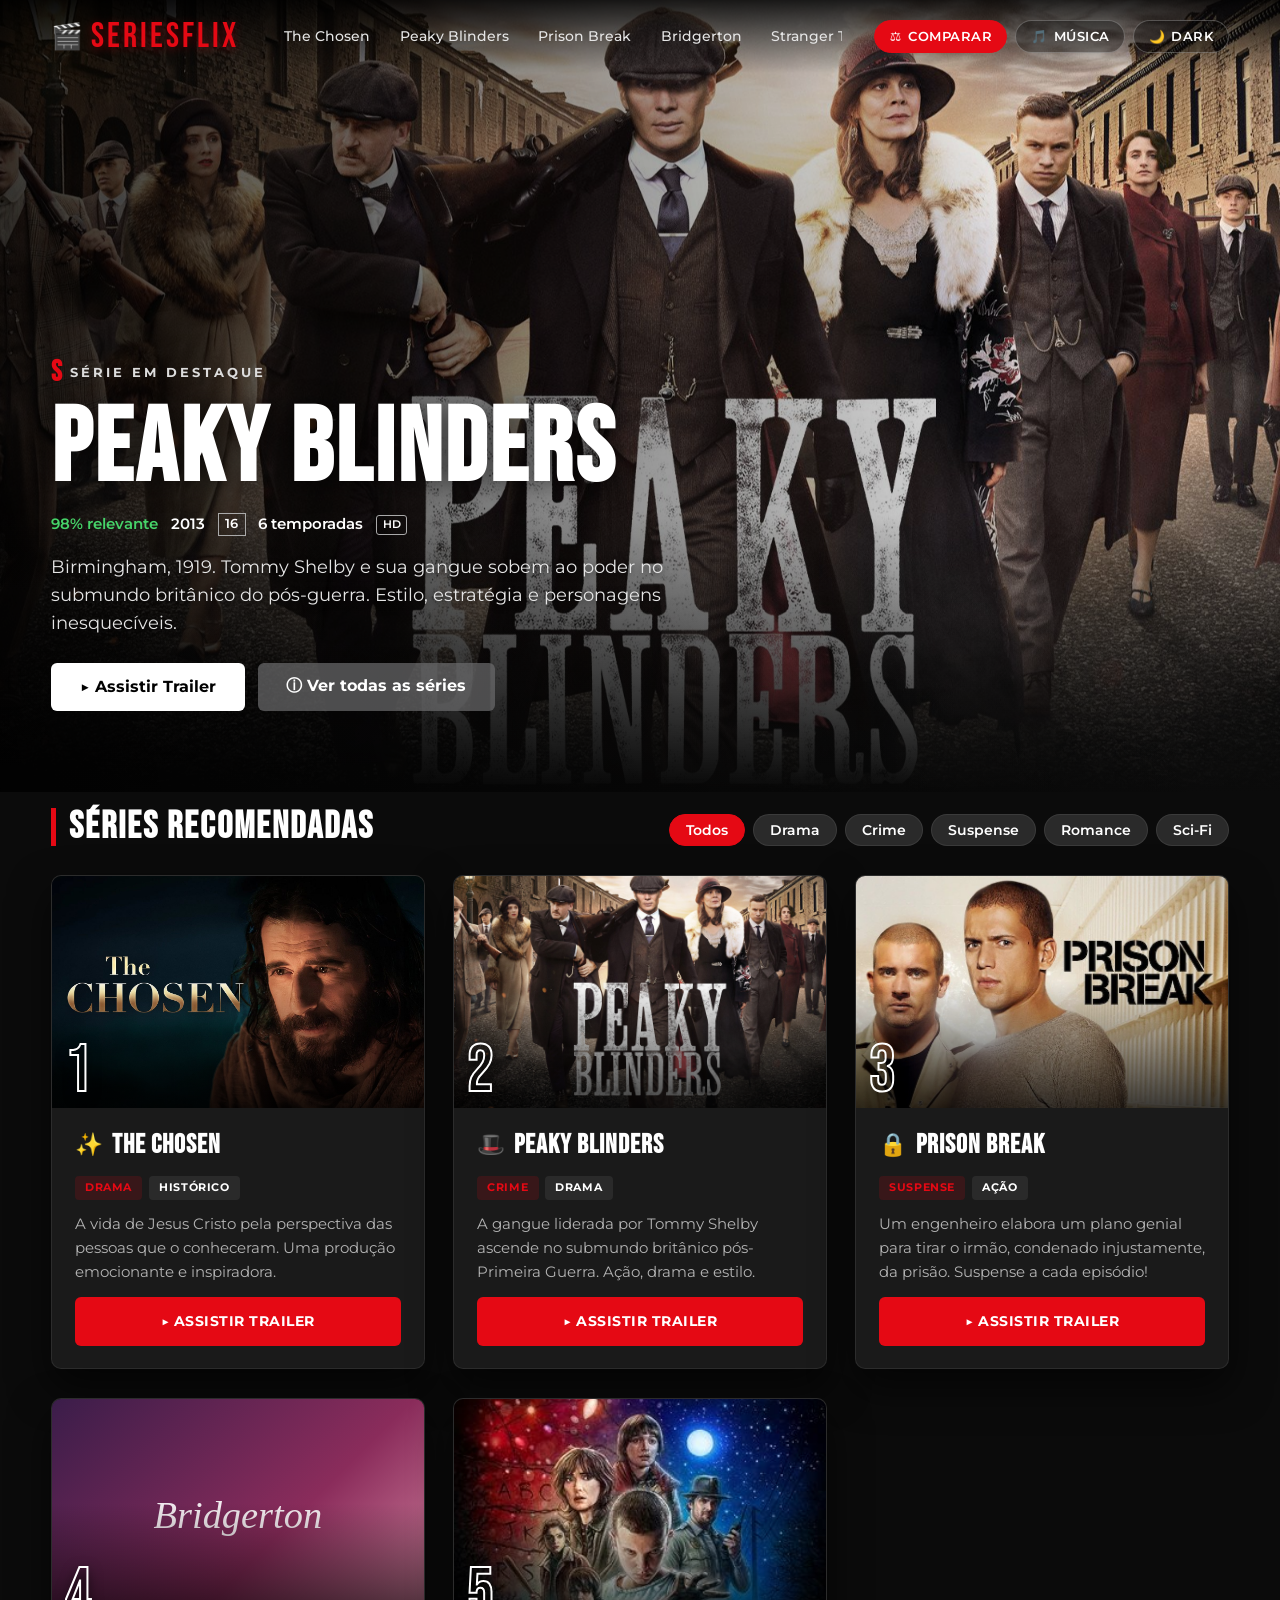
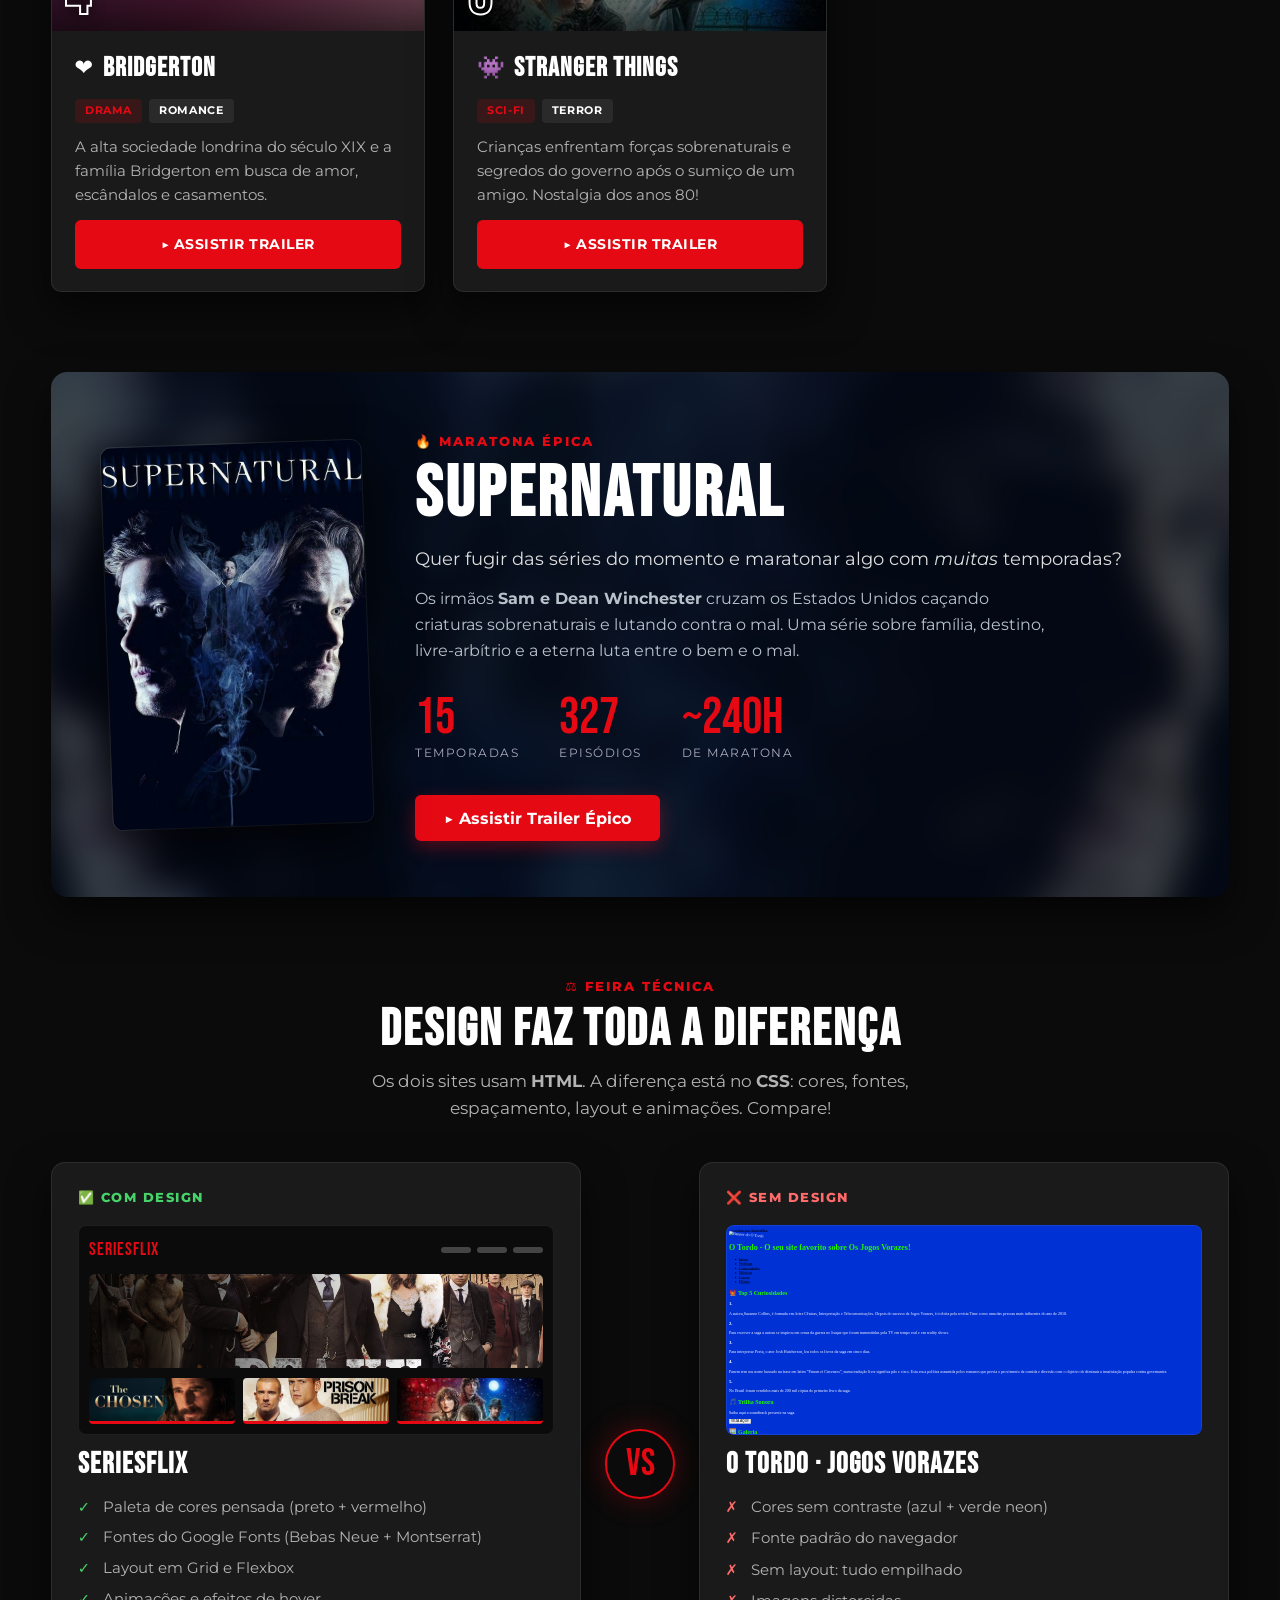
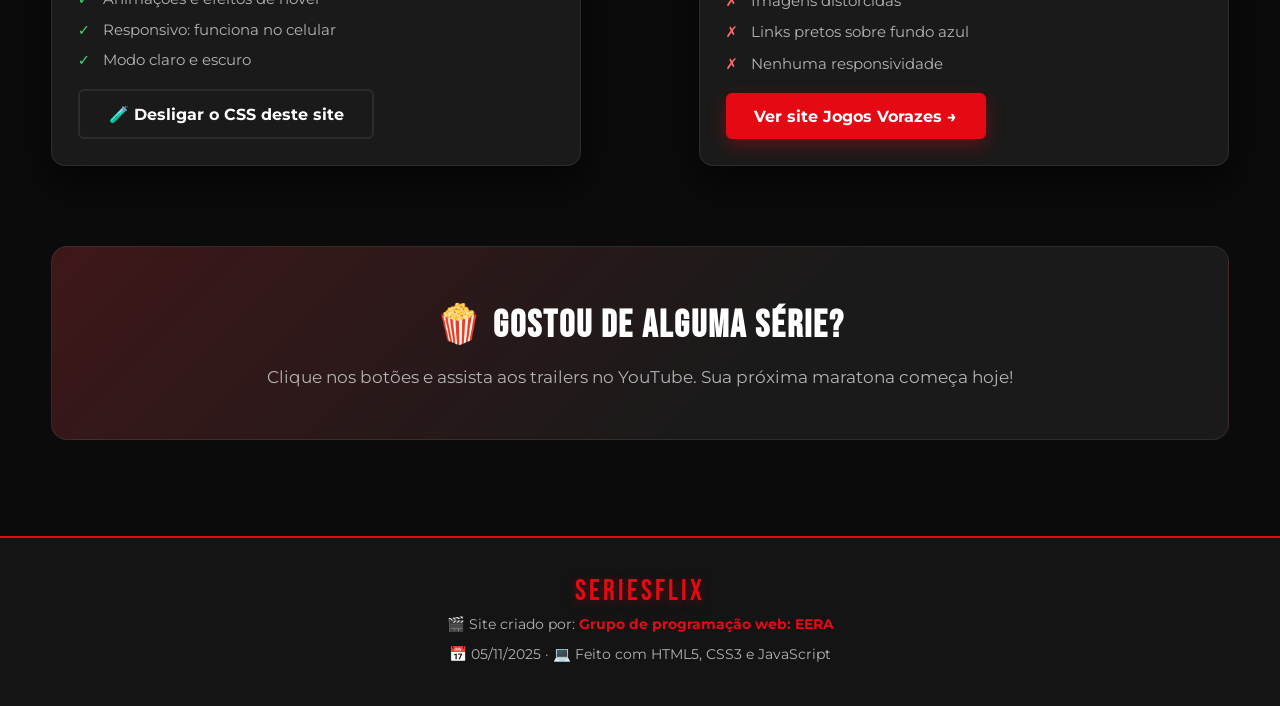
<file: index.html>
<!DOCTYPE html>
<html lang="pt-BR">
<head>
  <meta charset="UTF-8">
  <meta name="viewport" content="width=device-width, initial-scale=1.0">
  <meta name="description" content="Recomendações incríveis de séries para você maratonar!">
  <title>SeriesFlix - Recomendações de Séries</title>
  <link rel="preconnect" href="https://fonts.googleapis.com">
  <link rel="preconnect" href="https://fonts.gstatic.com" crossorigin>
  <link href="https://fonts.googleapis.com/css2?family=Bebas+Neue&family=Montserrat:wght@400;500;600;700;800&display=swap" rel="stylesheet">
  <link rel="stylesheet" href="styles.css" id="main-css">
</head>
<body>

  <audio id="background-music" loop preload="none">
    <source src="https://cdn.pixabay.com/audio/2022/05/27/audio_1808fbf07a.mp3" type="audio/mpeg">
  </audio>

  <!-- ===== BARRA SUPERIOR ===== -->
  <header class="topbar" id="topbar">
    <a href="#inicio" class="logo" aria-label="SeriesFlix - início">
      <span class="logo-icon">🎬</span>
      <span class="logo-text">SeriesFlix</span>
    </a>

    <nav class="navbar" aria-label="Séries">
      <ul class="nav-list">
        <li><a href="#the-chosen">The Chosen</a></li>
        <li><a href="#peaky-blinders">Peaky Blinders</a></li>
        <li><a href="#prison-break">Prison Break</a></li>
        <li><a href="#bridgerton">Bridgerton</a></li>
        <li><a href="#stranger-things">Stranger Things</a></li>
        <li><a href="#supernatural">Supernatural</a></li>
      </ul>
    </nav>

    <div class="topbar-actions">
      <a href="#comparar" class="icon-btn compare-btn" title="Comparar com site sem design"><span class="icon">⚖️</span><span class="label">Comparar</span></a>
      <button id="music-toggle" class="icon-btn" aria-label="Tocar música" title="Música">
        <span class="icon">🎵</span><span class="label" id="music-status">Música</span>
      </button>
      <button id="theme-toggle" class="icon-btn" aria-label="Alternar tema" title="Tema">
        <span class="icon" id="theme-icon">🌙</span><span class="label" id="theme-status">Dark</span>
      </button>
    </div>
  </header>

  <!-- ===== DESTAQUE PRINCIPAL ===== -->
  <section class="hero" id="inicio">
    <img class="hero-bg" src="img/peaky-blinders.jpg" alt="">
    <div class="hero-shade"></div>
    <div class="hero-content">
      <span class="hero-badge"><b>S</b> SÉRIE EM DESTAQUE</span>
      <h1 class="hero-title">Peaky Blinders</h1>
      <div class="hero-meta">
        <span class="match">98% relevante</span>
        <span>2013</span>
        <span class="age">16</span>
        <span>6 temporadas</span>
        <span class="hd">HD</span>
      </div>
      <p class="hero-text">Birmingham, 1919. Tommy Shelby e sua gangue sobem ao poder no submundo britânico do pós-guerra. Estilo, estratégia e personagens inesquecíveis.</p>
      <div class="hero-buttons">
        <a href="https://www.youtube.com/watch?v=svmIUWMVo2Y" target="_blank" rel="noopener noreferrer" class="btn btn-play">▶ Assistir Trailer</a>
        <a href="#series" class="btn btn-info">ⓘ Ver todas as séries</a>
      </div>
    </div>
  </section>

  <main class="main-content">

    <!-- ===== LISTA DE SÉRIES ===== -->
    <section class="series-section" id="series">
      <div class="section-head">
        <h2 class="section-title">Séries Recomendadas</h2>
        <div class="filters" role="group" aria-label="Filtrar por gênero">
          <button class="chip active" data-filter="todos">Todos</button>
          <button class="chip" data-filter="Drama">Drama</button>
          <button class="chip" data-filter="Crime">Crime</button>
          <button class="chip" data-filter="Suspense">Suspense</button>
          <button class="chip" data-filter="Romance">Romance</button>
          <button class="chip" data-filter="Sci-Fi">Sci-Fi</button>
        </div>
      </div>

      <div class="series-grid">

        <article class="series-card" id="the-chosen" data-genres="Drama Histórico">
          <div class="card-image">
            <img src="img/the-chosen.jpg" alt="The Chosen - Série dramática" loading="lazy">
            <span class="rank">1</span>
          </div>
          <div class="card-body">
            <div class="card-header">
              <span class="card-icon">✨</span>
              <h3>The Chosen</h3>
            </div>
            <div class="card-tags">
              <span class="tag">Drama</span>
              <span class="tag">Histórico</span>
            </div>
            <p class="card-description">A vida de Jesus Cristo pela perspectiva das pessoas que o conheceram. Uma produção emocionante e inspiradora.</p>
            <a href="https://www.youtube.com/watch?v=2Y9Wc_waDNs" target="_blank" rel="noopener noreferrer" class="watch-btn">▶ Assistir Trailer</a>
          </div>
        </article>

        <article class="series-card" id="peaky-blinders" data-genres="Crime Drama">
          <div class="card-image">
            <img src="img/peaky-blinders.jpg" alt="Peaky Blinders - Crime e drama" loading="lazy">
            <span class="rank">2</span>
          </div>
          <div class="card-body">
            <div class="card-header">
              <span class="card-icon">🎩</span>
              <h3>Peaky Blinders</h3>
            </div>
            <div class="card-tags">
              <span class="tag">Crime</span>
              <span class="tag">Drama</span>
            </div>
            <p class="card-description">A gangue liderada por Tommy Shelby ascende no submundo britânico pós-Primeira Guerra. Ação, drama e estilo.</p>
            <a href="https://www.youtube.com/watch?v=svmIUWMVo2Y" target="_blank" rel="noopener noreferrer" class="watch-btn">▶ Assistir Trailer</a>
          </div>
        </article>

        <article class="series-card" id="prison-break" data-genres="Suspense Ação">
          <div class="card-image">
            <img src="img/prison-break.jpg" alt="Prison Break - Suspense e ação" loading="lazy">
            <span class="rank">3</span>
          </div>
          <div class="card-body">
            <div class="card-header">
              <span class="card-icon">🔒</span>
              <h3>Prison Break</h3>
            </div>
            <div class="card-tags">
              <span class="tag">Suspense</span>
              <span class="tag">Ação</span>
            </div>
            <p class="card-description">Um engenheiro elabora um plano genial para tirar o irmão, condenado injustamente, da prisão. Suspense a cada episódio!</p>
            <a href="https://www.youtube.com/watch?v=AL9zLctDJaU" target="_blank" rel="noopener noreferrer" class="watch-btn">▶ Assistir Trailer</a>
          </div>
        </article>

        <article class="series-card" id="bridgerton" data-genres="Drama Romance">
          <div class="card-image card-image--fallback">
            <img src="https://deliriumnerd.com/wp-content/uploads/2022/03/bridgerton-season-2-poster-1170x585.jpeg" alt="Bridgerton - Romance e drama" loading="lazy" onerror="this.remove()">
            <span class="fallback-title">Bridgerton</span>
            <span class="rank">4</span>
          </div>
          <div class="card-body">
            <div class="card-header">
              <span class="card-icon">❤️</span>
              <h3>Bridgerton</h3>
            </div>
            <div class="card-tags">
              <span class="tag">Drama</span>
              <span class="tag">Romance</span>
            </div>
            <p class="card-description">A alta sociedade londrina do século XIX e a família Bridgerton em busca de amor, escândalos e casamentos.</p>
            <a href="https://www.youtube.com/watch?v=f_HrYWVrwrY" target="_blank" rel="noopener noreferrer" class="watch-btn">▶ Assistir Trailer</a>
          </div>
        </article>

        <article class="series-card" id="stranger-things" data-genres="Sci-Fi Terror">
          <div class="card-image">
            <img src="img/stranger-things.jpg" alt="Stranger Things - Ficção científica" loading="lazy" class="img-top">
            <span class="rank">5</span>
          </div>
          <div class="card-body">
            <div class="card-header">
              <span class="card-icon">👾</span>
              <h3>Stranger Things</h3>
            </div>
            <div class="card-tags">
              <span class="tag">Sci-Fi</span>
              <span class="tag">Terror</span>
            </div>
            <p class="card-description">Crianças enfrentam forças sobrenaturais e segredos do governo após o sumiço de um amigo. Nostalgia dos anos 80!</p>
            <a href="https://www.youtube.com/watch?v=b9EkMc79ZSU" target="_blank" rel="noopener noreferrer" class="watch-btn">▶ Assistir Trailer</a>
          </div>
        </article>

      </div>
      <p class="empty-msg" id="empty-msg" hidden>Nenhuma série nesse gênero... ainda! 🍿</p>
    </section>

    <!-- ===== MARATONA: SUPERNATURAL ===== -->
    <section class="featured-section" id="supernatural">
      <img src="img/supernatural.jpg" alt="" class="featured-bg-img">
      <div class="featured-inner">
        <img src="img/supernatural.jpg" alt="Pôster de Supernatural" class="featured-poster" loading="lazy">
        <div class="featured-content">
          <span class="eyebrow">🔥 Maratona épica</span>
          <h2 class="featured-title">Supernatural</h2>
          <p class="featured-description">Quer fugir das séries do momento e maratonar algo com <em>muitas</em> temporadas?</p>
          <p class="featured-text">
            Os irmãos <strong>Sam e Dean Winchester</strong> cruzam os Estados Unidos caçando criaturas sobrenaturais e lutando contra o mal. Uma série sobre família, destino, livre-arbítrio e a eterna luta entre o bem e o mal.
          </p>
          <div class="featured-stats">
            <div class="stat"><span class="stat-number">15</span><span class="stat-label">Temporadas</span></div>
            <div class="stat"><span class="stat-number">327</span><span class="stat-label">Episódios</span></div>
            <div class="stat"><span class="stat-number">~240h</span><span class="stat-label">De maratona</span></div>
          </div>
          <a href="https://www.youtube.com/watch?v=31A0DqX6jHI" target="_blank" rel="noopener noreferrer" class="btn btn-red">▶ Assistir Trailer Épico</a>
        </div>
      </div>
    </section>

    <!-- ===== COMPARAÇÃO: COM CSS x SEM CSS ===== -->
    <section class="compare-section" id="comparar">
      <div class="compare-head">
        <span class="eyebrow">⚖️ Feira técnica</span>
        <h2 class="section-title">Design faz toda a diferença</h2>
        <p class="compare-intro">Os dois sites usam <strong>HTML</strong>. A diferença está no <strong>CSS</strong>: cores, fontes, espaçamento, layout e animações. Compare!</p>
      </div>

      <div class="compare-grid">
        <div class="compare-card good">
          <div class="compare-label">✅ Com design</div>
          <div class="compare-preview good-preview" aria-hidden="true">
            <div class="mini-bar"><span>SERIESFLIX</span><i></i><i></i><i></i></div>
            <div class="mini-hero"></div>
            <div class="mini-cards"><i></i><i></i><i></i></div>
          </div>
          <h3>SeriesFlix</h3>
          <ul class="compare-list">
            <li>Paleta de cores pensada (preto + vermelho)</li>
            <li>Fontes do Google Fonts (Bebas Neue + Montserrat)</li>
            <li>Layout em Grid e Flexbox</li>
            <li>Animações e efeitos de hover</li>
            <li>Responsivo: funciona no celular</li>
            <li>Modo claro e escuro</li>
          </ul>
          <button class="btn btn-ghost" id="css-off-btn" type="button">🧪 Desligar o CSS deste site</button>
        </div>

        <div class="compare-vs">VS</div>

        <div class="compare-card bad">
          <div class="compare-label">❌ Sem design</div>
          <div class="compare-preview bad-preview">
            <iframe src="jogos-vorazes.html" title="Prévia do site Jogos Vorazes" tabindex="-1" loading="lazy"></iframe>
          </div>
          <h3>O Tordo · Jogos Vorazes</h3>
          <ul class="compare-list">
            <li>Cores sem contraste (azul + verde neon)</li>
            <li>Fonte padrão do navegador</li>
            <li>Sem layout: tudo empilhado</li>
            <li>Imagens distorcidas</li>
            <li>Links pretos sobre fundo azul</li>
            <li>Nenhuma responsividade</li>
          </ul>
          <a href="jogos-vorazes.html" class="btn btn-red">Ver site Jogos Vorazes →</a>
        </div>
      </div>
    </section>

    <section class="cta-section">
      <h2>🍿 Gostou de alguma série?</h2>
      <p>Clique nos botões e assista aos trailers no YouTube. Sua próxima maratona começa hoje!</p>
    </section>

  </main>

  <footer class="footer">
    <div class="footer-content">
      <span class="logo-text small">SeriesFlix</span>
      <p>🎬 Site criado por: <strong>Grupo de programação web: EERA</strong></p>
      <p>📅 05/11/2025 · 💻 Feito com HTML5, CSS3 e JavaScript</p>
    </div>
  </footer>

  <!-- Botão que aparece quando o CSS está desligado (estilo inline de propósito) -->
  <button id="css-on-btn" type="button" hidden
    style="position:fixed;bottom:20px;right:20px;z-index:9999;padding:14px 22px;background:#E50914;color:#fff;border:0;border-radius:6px;font:700 16px Arial,sans-serif;cursor:pointer;box-shadow:0 6px 20px rgba(0,0,0,.4)">
    ✨ Ligar o CSS de novo
  </button>

  <script>
    // ----- Barra superior fica sólida ao rolar -----
    const topbar = document.getElementById('topbar');
    const onScroll = () => topbar.classList.toggle('scrolled', window.scrollY > 40);
    window.addEventListener('scroll', onScroll);
    onScroll();

    // ----- Música -----
    const music = document.getElementById('background-music');
    const musicBtn = document.getElementById('music-toggle');
    const musicStatus = document.getElementById('music-status');
    music.volume = 0.3;
    musicBtn.addEventListener('click', () => {
      if (music.paused) {
        music.play().catch(() => { musicStatus.textContent = 'Indisponível'; });
        musicStatus.textContent = 'Pausar';
        musicBtn.classList.add('on');
      } else {
        music.pause();
        musicStatus.textContent = 'Música';
        musicBtn.classList.remove('on');
      }
    });

    // ----- Tema claro / escuro -----
    const themeIcon = document.getElementById('theme-icon');
    const themeStatus = document.getElementById('theme-status');
    function applyTheme(theme) {
      const light = theme === 'light';
      document.body.classList.toggle('light-mode', light);
      themeIcon.textContent = light ? '☀️' : '🌙';
      themeStatus.textContent = light ? 'Light' : 'Dark';
    }
    let savedTheme = 'dark';
    try { savedTheme = localStorage.getItem('theme') || 'dark'; } catch (e) {}
    applyTheme(savedTheme);
    document.getElementById('theme-toggle').addEventListener('click', () => {
      const next = document.body.classList.contains('light-mode') ? 'dark' : 'light';
      applyTheme(next);
      try { localStorage.setItem('theme', next); } catch (e) {}
    });

    // ----- Filtro por gênero -----
    const chips = document.querySelectorAll('.chip');
    const cards = document.querySelectorAll('.series-card');
    const emptyMsg = document.getElementById('empty-msg');
    chips.forEach(chip => chip.addEventListener('click', () => {
      chips.forEach(c => c.classList.remove('active'));
      chip.classList.add('active');
      const f = chip.dataset.filter;
      let visible = 0;
      cards.forEach(card => {
        const show = f === 'todos' || card.dataset.genres.split(' ').includes(f);
        card.hidden = !show;
        if (show) visible++;
      });
      emptyMsg.hidden = visible > 0;
    }));

    // ----- Experimento: desligar / ligar o CSS -----
    const css = document.getElementById('main-css');
    const cssOff = document.getElementById('css-off-btn');
    const cssOn = document.getElementById('css-on-btn');
    cssOff.addEventListener('click', () => {
      css.disabled = true;
      cssOn.hidden = false;
      window.scrollTo(0, 0);
    });
    cssOn.addEventListener('click', () => {
      css.disabled = false;
      cssOn.hidden = true;
      document.getElementById('comparar').scrollIntoView();
    });
  </script>

</body>
</html>
</file>
<file: styles.css>
/* =========================================================
   SeriesFlix — estilos
   1. Variáveis e reset
   2. Barra superior
   3. Destaque (hero)
   4. Séries (filtros + cards)
   5. Supernatural
   6. Comparação com/sem CSS
   7. CTA + rodapé
   8. Responsivo
   ========================================================= */

/* ---------- 1. Variáveis e reset ---------- */
:root {
  --red: #E50914;
  --red-hover: #f6121d;
  --bg: #0b0b0b;
  --bg-2: #141414;
  --card: #1a1a1a;
  --card-2: #232323;
  --line: rgba(255, 255, 255, 0.08);
  --text: #ffffff;
  --muted: #b3b3b3;
  --chip: #2a2a2a;
  --shadow: 0 18px 40px rgba(0, 0, 0, 0.6);
  --radius: 10px;
  --font-title: 'Bebas Neue', 'Arial Black', sans-serif;
  --font-body: 'Montserrat', system-ui, -apple-system, 'Segoe UI', Roboto, Arial, sans-serif;
}

body.light-mode {
  --bg: #f4f4f4;
  --bg-2: #ffffff;
  --card: #ffffff;
  --card-2: #f0f0f0;
  --line: rgba(0, 0, 0, 0.08);
  --text: #141414;
  --muted: #555555;
  --chip: #e6e6e6;
  --shadow: 0 12px 30px rgba(0, 0, 0, 0.12);
}

* { margin: 0; padding: 0; box-sizing: border-box; }

html { scroll-behavior: smooth; scroll-padding-top: 90px; }

body {
  font-family: var(--font-body);
  line-height: 1.6;
  color: var(--text);
  background: var(--bg);
  overflow-x: hidden;
  transition: background 0.3s ease, color 0.3s ease;
}

img { display: block; max-width: 100%; }
a { color: inherit; }
[hidden] { display: none !important; }

::selection { background: var(--red); color: #fff; }

/* ---------- Botões genéricos ---------- */
.btn {
  display: inline-flex;
  align-items: center;
  justify-content: center;
  gap: 0.5rem;
  padding: 0.85rem 1.8rem;
  border-radius: 6px;
  border: 0;
  font: 700 1rem var(--font-body);
  text-decoration: none;
  cursor: pointer;
  transition: transform 0.2s ease, background 0.2s ease, box-shadow 0.2s ease;
}
.btn:hover { transform: translateY(-2px); }

.btn-play { background: #fff; color: #000; }
.btn-play:hover { background: rgba(255, 255, 255, 0.82); }

.btn-info { background: rgba(109, 109, 110, 0.7); color: #fff; backdrop-filter: blur(4px); }
.btn-info:hover { background: rgba(109, 109, 110, 0.5); }

.btn-red { background: var(--red); color: #fff; box-shadow: 0 6px 18px rgba(229, 9, 20, 0.35); }
.btn-red:hover { background: var(--red-hover); box-shadow: 0 10px 26px rgba(229, 9, 20, 0.5); }

.btn-ghost { background: transparent; color: var(--text); border: 2px solid var(--line); }
.btn-ghost:hover { border-color: var(--red); color: var(--red); }

.eyebrow {
  display: inline-block;
  font-size: 0.8rem;
  font-weight: 800;
  letter-spacing: 2px;
  text-transform: uppercase;
  color: var(--red);
  margin-bottom: 0.4rem;
}

/* ---------- 2. Barra superior ---------- */
.topbar {
  position: fixed;
  inset: 0 0 auto 0;
  z-index: 100;
  display: flex;
  align-items: center;
  gap: 2rem;
  padding: 1rem 4%;
  background: linear-gradient(180deg, rgba(0, 0, 0, 0.85) 0%, transparent 100%);
  transition: background 0.35s ease, box-shadow 0.35s ease, padding 0.35s ease;
}
.topbar.scrolled {
  background: rgba(11, 11, 11, 0.96);
  box-shadow: 0 2px 20px rgba(0, 0, 0, 0.6);
  padding-block: 0.6rem;
}
body.light-mode .topbar.scrolled { background: rgba(255, 255, 255, 0.96); }

.logo { display: flex; align-items: center; gap: 0.5rem; text-decoration: none; flex-shrink: 0; }
.logo-icon { font-size: 1.6rem; }
.logo-text {
  font-family: var(--font-title);
  font-size: 2.2rem;
  letter-spacing: 3px;
  color: var(--red);
  line-height: 1;
  text-shadow: 0 2px 10px rgba(229, 9, 20, 0.35);
}
.logo-text.small { font-size: 1.8rem; }

.navbar { flex: 1; min-width: 0; }
.nav-list {
  list-style: none;
  display: flex;
  gap: 0.25rem;
  overflow-x: auto;
  scrollbar-width: none;
}
.nav-list::-webkit-scrollbar { display: none; }
.nav-list a {
  display: block;
  white-space: nowrap;
  padding: 0.45rem 0.8rem;
  border-radius: 4px;
  font-size: 0.88rem;
  font-weight: 500;
  color: #e5e5e5;
  text-decoration: none;
  transition: color 0.2s ease, background 0.2s ease;
}
.nav-list a:hover { color: #fff; background: rgba(255, 255, 255, 0.1); }

body.light-mode .topbar.scrolled .nav-list a { color: #333; }
body.light-mode .topbar.scrolled .nav-list a:hover { background: rgba(0, 0, 0, 0.06); }

.topbar-actions { display: flex; gap: 0.5rem; flex-shrink: 0; }
.icon-btn {
  display: flex;
  align-items: center;
  gap: 0.4rem;
  padding: 0.5rem 0.9rem;
  border-radius: 999px;
  border: 1px solid rgba(255, 255, 255, 0.25);
  background: rgba(0, 0, 0, 0.35);
  color: #fff;
  font: 600 0.8rem var(--font-body);
  text-transform: uppercase;
  letter-spacing: 0.5px;
  cursor: pointer;
  transition: background 0.2s ease, border-color 0.2s ease;
}
.icon-btn { text-decoration: none; }
.compare-btn { background: var(--red); border-color: var(--red); }
.icon-btn:hover, .icon-btn.on { background: var(--red); border-color: var(--red); }
body.light-mode .topbar.scrolled .icon-btn { color: #141414; border-color: rgba(0, 0, 0, 0.2); background: transparent; }
body.light-mode .topbar.scrolled .icon-btn:hover,
body.light-mode .topbar.scrolled .icon-btn.on { background: var(--red); color: #fff; border-color: var(--red); }

/* ---------- 3. Destaque (hero) ---------- */
.hero {
  position: relative;
  min-height: 88vh;
  display: flex;
  align-items: flex-end;
  padding: 0 4% 9vh;
  overflow: hidden;
  color: #fff;
}
.hero-bg {
  position: absolute;
  inset: 0;
  width: 100%;
  height: 100%;
  object-fit: cover;
  object-position: center 30%;
  animation: slowZoom 20s ease-out forwards;
}
.hero-shade {
  position: absolute;
  inset: 0;
  background:
    linear-gradient(77deg, rgba(0, 0, 0, 0.85) 0%, rgba(0, 0, 0, 0.35) 55%, transparent 85%),
    linear-gradient(0deg, var(--bg) 0%, transparent 35%);
}
.hero-content { position: relative; max-width: 620px; animation: fadeUp 0.9s ease both; }

.hero-badge {
  display: inline-flex;
  align-items: center;
  gap: 0.5rem;
  font-size: 0.8rem;
  font-weight: 700;
  letter-spacing: 3px;
  color: #ddd;
}
.hero-badge b {
  font-family: var(--font-title);
  font-size: 1.8rem;
  color: var(--red);
  letter-spacing: 0;
}
.hero-title {
  font-family: var(--font-title);
  font-size: clamp(3.2rem, 9vw, 6.5rem);
  line-height: 0.95;
  letter-spacing: 3px;
  text-transform: uppercase;
  text-shadow: 0 4px 24px rgba(0, 0, 0, 0.6);
  margin: 0.3rem 0 0.8rem;
}
.hero-meta {
  display: flex;
  flex-wrap: wrap;
  align-items: center;
  gap: 0.8rem;
  font-size: 0.95rem;
  font-weight: 600;
  margin-bottom: 1rem;
}
.hero-meta .match { color: #46d369; }
.hero-meta .age { border: 1px solid #aaa; padding: 0 0.4rem; font-size: 0.8rem; }
.hero-meta .hd { border: 1px solid #aaa; border-radius: 3px; padding: 0 0.35rem; font-size: 0.7rem; }
.hero-text { font-size: 1.1rem; color: #e5e5e5; margin-bottom: 1.6rem; text-shadow: 0 2px 6px rgba(0, 0, 0, 0.6); }
.hero-buttons { display: flex; flex-wrap: wrap; gap: 0.8rem; }

@keyframes slowZoom { from { transform: scale(1.12); } to { transform: scale(1); } }
@keyframes fadeUp { from { opacity: 0; transform: translateY(30px); } to { opacity: 1; transform: none; } }

/* ---------- 4. Séries ---------- */
.main-content { max-width: 1280px; margin: 0 auto; padding: 1rem 4% 2rem; }

.series-section { margin-bottom: 5rem; }

.section-head {
  display: flex;
  flex-wrap: wrap;
  align-items: flex-end;
  justify-content: space-between;
  gap: 1rem;
  margin-bottom: 1.8rem;
}
.section-title {
  font-family: var(--font-title);
  font-size: 2.4rem;
  letter-spacing: 2px;
  text-transform: uppercase;
  line-height: 1;
  padding-left: 0.8rem;
  border-left: 5px solid var(--red);
}

.filters { display: flex; flex-wrap: wrap; gap: 0.5rem; }
.chip {
  padding: 0.45rem 1rem;
  border-radius: 999px;
  border: 1px solid var(--line);
  background: var(--chip);
  color: var(--text);
  font: 600 0.85rem var(--font-body);
  cursor: pointer;
  transition: background 0.2s ease, transform 0.2s ease;
}
.chip:hover { transform: translateY(-1px); border-color: var(--red); }
.chip.active { background: var(--red); border-color: var(--red); color: #fff; }

.series-grid {
  display: grid;
  grid-template-columns: repeat(auto-fill, minmax(280px, 1fr));
  gap: 1.8rem;
}

.series-card {
  display: flex;
  flex-direction: column;
  background: var(--card);
  border: 1px solid var(--line);
  border-radius: var(--radius);
  overflow: hidden;
  box-shadow: var(--shadow);
  transition: transform 0.35s cubic-bezier(.2, .8, .2, 1), box-shadow 0.35s ease, border-color 0.35s ease;
  animation: fadeUp 0.6s ease both;
}
.series-card:nth-child(2) { animation-delay: 0.08s; }
.series-card:nth-child(3) { animation-delay: 0.16s; }
.series-card:nth-child(4) { animation-delay: 0.24s; }
.series-card:nth-child(5) { animation-delay: 0.32s; }

.series-card:hover {
  transform: translateY(-8px);
  border-color: var(--red);
  box-shadow: 0 24px 50px rgba(0, 0, 0, 0.55), 0 0 0 1px var(--red), 0 0 30px rgba(229, 9, 20, 0.25);
}

.card-image {
  position: relative;
  aspect-ratio: 16 / 10;
  overflow: hidden;
  background: #2f2f2f;
}
.card-image img { width: 100%; height: 100%; object-fit: cover; transition: transform 0.6s ease; }
.card-image img.img-top { object-position: center 20%; }
.card-image::after {
  content: '';
  position: absolute;
  inset: 0;
  background: linear-gradient(0deg, rgba(0, 0, 0, 0.75) 0%, transparent 55%);
}
.series-card:hover .card-image img { transform: scale(1.08); }

.card-image--fallback { background: linear-gradient(135deg, #3b1d4a, #8a2c5b 60%, #d98aa5); }
.fallback-title {
  position: absolute;
  inset: 0;
  display: grid;
  place-items: center;
  font-family: Georgia, serif;
  font-style: italic;
  font-size: 2.4rem;
  color: rgba(255, 255, 255, 0.9);
}
.card-image img + .fallback-title { display: none; }

.rank {
  position: absolute;
  left: 0.8rem;
  bottom: 0.2rem;
  z-index: 1;
  font-family: var(--font-title);
  font-size: 4.2rem;
  line-height: 1;
  color: transparent;
  -webkit-text-stroke: 2px #fff;
  text-shadow: 0 4px 14px rgba(0, 0, 0, 0.6);
}

.card-body { display: flex; flex-direction: column; gap: 0.8rem; padding: 1.2rem 1.4rem 1.4rem; flex: 1; }
.card-header { display: flex; align-items: center; gap: 0.6rem; }
.card-icon { font-size: 1.4rem; }
.card-header h3 { font-family: var(--font-title); font-size: 1.7rem; letter-spacing: 1px; line-height: 1; }

.card-tags { display: flex; flex-wrap: wrap; gap: 0.4rem; }
.tag {
  padding: 0.2rem 0.65rem;
  border-radius: 4px;
  background: var(--chip);
  font-size: 0.7rem;
  font-weight: 700;
  letter-spacing: 0.6px;
  text-transform: uppercase;
}
.tag:first-child { background: rgba(229, 9, 20, 0.15); color: var(--red); }

.card-description { color: var(--muted); font-size: 0.93rem; flex: 1; }

.watch-btn {
  display: block;
  text-align: center;
  padding: 0.8rem;
  border-radius: 6px;
  background: var(--red);
  color: #fff;
  font-weight: 700;
  font-size: 0.9rem;
  letter-spacing: 0.5px;
  text-transform: uppercase;
  text-decoration: none;
  transition: background 0.2s ease, box-shadow 0.2s ease;
}
.watch-btn:hover { background: var(--red-hover); box-shadow: 0 6px 18px rgba(229, 9, 20, 0.45); }

.empty-msg { text-align: center; color: var(--muted); padding: 3rem 0; font-size: 1.1rem; }

/* ---------- 5. Supernatural ---------- */
.featured-section {
  position: relative;
  overflow: hidden;
  border-radius: 16px;
  margin-bottom: 5rem;
  background: #050a12;
  color: #fff;
  box-shadow: var(--shadow);
  isolation: isolate;
}
.featured-bg-img {
  position: absolute;
  inset: 0;
  width: 100%;
  height: 100%;
  object-fit: cover;
  opacity: 0.25;
  filter: blur(14px) saturate(1.2);
  transform: scale(1.2);
  z-index: -1;
}
.featured-inner {
  display: grid;
  grid-template-columns: 260px 1fr;
  gap: 3rem;
  align-items: center;
  padding: 3.5rem;
}
.featured-poster {
  width: 100%;
  border-radius: 10px;
  box-shadow: 0 20px 50px rgba(0, 0, 0, 0.7), 0 0 0 1px rgba(255, 255, 255, 0.1);
  transform: rotate(-2deg);
  transition: transform 0.4s ease;
}
.featured-section:hover .featured-poster { transform: rotate(0) scale(1.03); }

.featured-title {
  font-family: var(--font-title);
  font-size: clamp(2.8rem, 6vw, 4.5rem);
  line-height: 1;
  letter-spacing: 3px;
  text-transform: uppercase;
  margin-bottom: 0.8rem;
}
.featured-description { font-size: 1.15rem; color: #ddd; margin-bottom: 0.8rem; }
.featured-text { color: #b8c2cc; margin-bottom: 1.8rem; max-width: 640px; }

.featured-stats { display: flex; flex-wrap: wrap; gap: 2.5rem; margin-bottom: 2rem; }
.stat { display: flex; flex-direction: column; }
.stat-number { font-family: var(--font-title); font-size: 3.2rem; line-height: 1; color: var(--red); }
.stat-label { font-size: 0.78rem; text-transform: uppercase; letter-spacing: 1.5px; color: #aab; }

/* ---------- 6. Comparação ---------- */
.compare-section { margin-bottom: 5rem; }
.compare-head { text-align: center; margin-bottom: 2.5rem; }
.compare-head .eyebrow { display: block; }
.compare-head .section-title { display: inline-block; border: 0; padding: 0; font-size: clamp(2.2rem, 5vw, 3.2rem); }
.compare-intro { color: var(--muted); max-width: 640px; margin: 0.8rem auto 0; font-size: 1.05rem; }

.compare-grid {
  display: grid;
  grid-template-columns: 1fr auto 1fr;
  gap: 1.5rem;
  align-items: center;
}
.compare-vs {
  font-family: var(--font-title);
  font-size: 2.4rem;
  color: var(--red);
  width: 70px;
  height: 70px;
  display: grid;
  place-items: center;
  border-radius: 50%;
  border: 2px solid var(--red);
  background: var(--bg);
  box-shadow: 0 0 30px rgba(229, 9, 20, 0.3);
}

.compare-card {
  display: flex;
  flex-direction: column;
  gap: 1rem;
  height: 100%;
  padding: 1.6rem;
  border-radius: 14px;
  background: var(--card);
  border: 1px solid var(--line);
  box-shadow: var(--shadow);
}
.compare-card h3 { font-family: var(--font-title); font-size: 1.8rem; letter-spacing: 1px; line-height: 1; }
.compare-label { font-weight: 800; font-size: 0.8rem; letter-spacing: 1.5px; text-transform: uppercase; }
.good .compare-label { color: #46d369; }
.bad .compare-label { color: #ff6b6b; }

.compare-list { list-style: none; display: grid; gap: 0.45rem; color: var(--muted); font-size: 0.92rem; flex: 1; }
.compare-list li { padding-left: 1.6rem; position: relative; }
.good .compare-list li::before { content: '✓'; position: absolute; left: 0; color: #46d369; font-weight: 800; }
.bad .compare-list li::before { content: '✗'; position: absolute; left: 0; color: #ff6b6b; font-weight: 800; }
.compare-card .btn { align-self: flex-start; }

.compare-preview {
  position: relative;
  height: 210px;
  border-radius: 8px;
  overflow: hidden;
  border: 1px solid var(--line);
}
/* mini desenho do SeriesFlix */
.good-preview { background: #0b0b0b; padding: 10px; display: flex; flex-direction: column; gap: 10px; }
.mini-bar { display: flex; align-items: center; gap: 6px; }
.mini-bar span { font-family: var(--font-title); color: var(--red); font-size: 1.1rem; letter-spacing: 1px; margin-right: auto; }
.mini-bar i { width: 30px; height: 6px; border-radius: 3px; background: #444; }
.mini-hero {
  flex: 1;
  border-radius: 6px;
  background: linear-gradient(77deg, rgba(0,0,0,.85), transparent 70%), url('img/peaky-blinders.jpg') center 30% / cover;
}
.mini-cards { display: grid; grid-template-columns: repeat(3, 1fr); gap: 8px; height: 46px; }
.mini-cards i { border-radius: 4px; background: #222; border-bottom: 3px solid var(--red); }
.mini-cards i:nth-child(1) { background: url('img/the-chosen.jpg') center / cover; }
.mini-cards i:nth-child(2) { background: url('img/prison-break.jpg') center / cover; }
.mini-cards i:nth-child(3) { background: url('img/stranger-things.jpg') center 20% / cover; }

/* prévia real do site Jogos Vorazes (iframe reduzido) */
.bad-preview { background: #0031d4; }
.bad-preview iframe {
  width: 400%;
  height: 400%;
  border: 0;
  transform: scale(0.25);
  transform-origin: 0 0;
  pointer-events: none;
}

/* ---------- 7. CTA + rodapé ---------- */
.cta-section {
  text-align: center;
  padding: 3rem 2rem;
  border-radius: 16px;
  background: linear-gradient(135deg, rgba(229, 9, 20, 0.18), transparent 60%), var(--card);
  border: 1px solid var(--line);
}
.cta-section h2 { font-family: var(--font-title); font-size: 2.4rem; letter-spacing: 2px; margin-bottom: 0.5rem; }
.cta-section p { color: var(--muted); font-size: 1.05rem; }

.footer {
  margin-top: 4rem;
  padding: 2.5rem 4%;
  text-align: center;
  background: var(--bg-2);
  border-top: 2px solid var(--red);
  color: var(--muted);
  font-size: 0.9rem;
}
.footer-content { display: grid; gap: 0.4rem; justify-items: center; }
.footer strong { color: var(--red); }

/* ---------- 8. Responsivo ---------- */
@media (max-width: 960px) {
  .topbar { flex-wrap: wrap; gap: 0.6rem 1rem; }
  .navbar { order: 3; flex-basis: 100%; }
  .topbar-actions { margin-left: auto; }
  .featured-inner { grid-template-columns: minmax(0, 1fr); padding: 2rem 1.4rem; text-align: center; }
  .featured-poster { width: 200px; margin: 0 auto; }
  .featured-stats { justify-content: center; }
  .featured-text { margin-inline: auto; }
  .compare-grid { grid-template-columns: 1fr; }
  .compare-vs { margin: 0 auto; }
}

@media (max-width: 600px) {
  .logo-text { font-size: 1.8rem; }
  .icon-btn .label { display: none; }
  .hero { min-height: 80vh; padding-top: 140px; }
  .hero-text { font-size: 1rem; }
  .hero-buttons .btn { flex: 1; padding-inline: 1rem; }
  .section-title { font-size: 2rem; }
  .series-grid { grid-template-columns: 1fr; }
  .featured-stats { gap: 1.2rem 1.8rem; }
  .stat-number { font-size: 2.6rem; }
  .featured-title { font-size: 2.6rem; overflow-wrap: anywhere; }
  .compare-card .btn { align-self: stretch; }
}

@media (prefers-reduced-motion: reduce) {
  *, *::before, *::after { animation: none !important; transition: none !important; }
  html { scroll-behavior: auto; }
}
</file>
